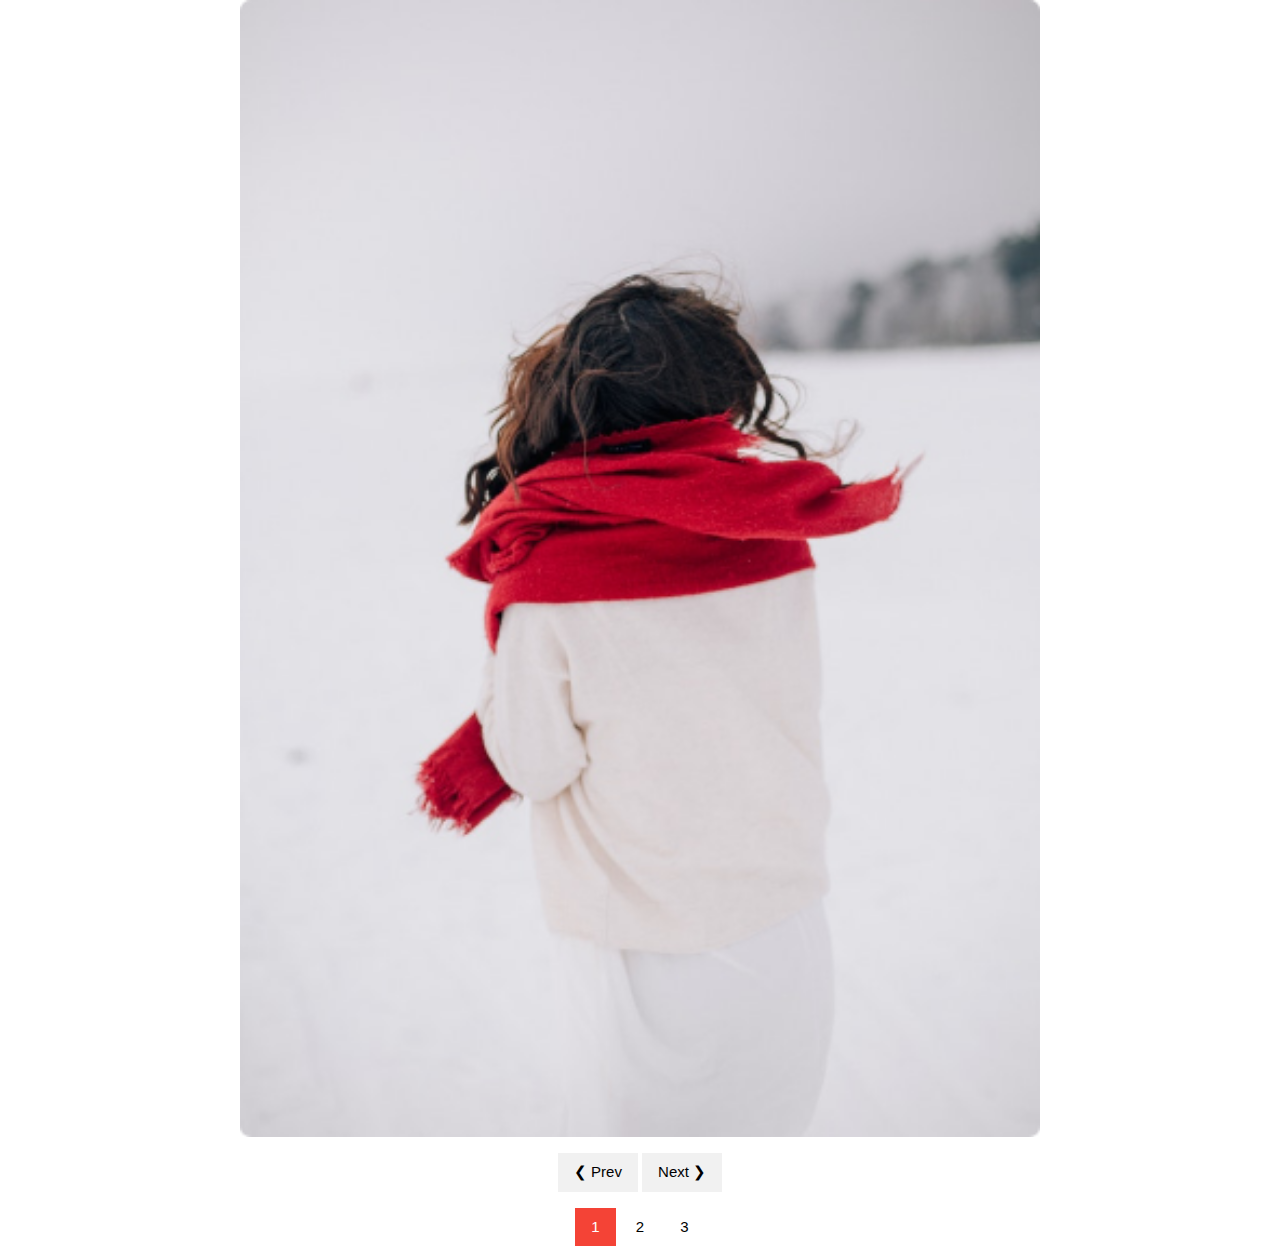
<file: contact.html>
<!DOCTYPE html>
<html lang="en">
<head>
    <meta charset="UTF-8">
    <meta name="viewport" content="width=device-width, initial-scale=1.0">
    <title>Document</title>
    <link rel="stylesheet" href="https://www.w3schools.com/w3css/4/w3.css">
<style>
.mySlides {display:none}
</style>
</head>
<body>
    <div class="w3-content" style="max-width:800px">
        <img class="mySlides" src="1.png" style="width:100%">
        <img class="mySlides" src="2.png" style="width:100%">
        <img class="mySlides" src="hero.png" style="width:100%">
      </div>
      
      <div class="w3-center">
        <div class="w3-section">
          <button class="w3-button w3-light-grey" onclick="plusDivs(-1)">❮ Prev</button>
          <button class="w3-button w3-light-grey" onclick="plusDivs(1)">Next ❯</button>
        </div>
        <button class="w3-button demo" onclick="currentDiv(1)">1</button> 
        <button class="w3-button demo" onclick="currentDiv(2)">2</button> 
        <button class="w3-button demo" onclick="currentDiv(3)">3</button> 
      </div>
      <script>
        var slideIndex = 1;
        showDivs(slideIndex);
        
        function plusDivs(n) {
          showDivs(slideIndex += n);
        }
        
        function currentDiv(n) {
          showDivs(slideIndex = n);
        }
        
        function showDivs(n) {
          var i;
          var x = document.getElementsByClassName("mySlides");
          var dots = document.getElementsByClassName("demo");
          if (n > x.length) {slideIndex = 1}    
          if (n < 1) {slideIndex = x.length}
          for (i = 0; i < x.length; i++) {
            x[i].style.display = "none";  
          }
          for (i = 0; i < dots.length; i++) {
            dots[i].className = dots[i].className.replace(" w3-red", "");
          }
          x[slideIndex-1].style.display = "block";  
          dots[slideIndex-1].className += " w3-red";
        }
        </script>
</body>
</html>
</file>
